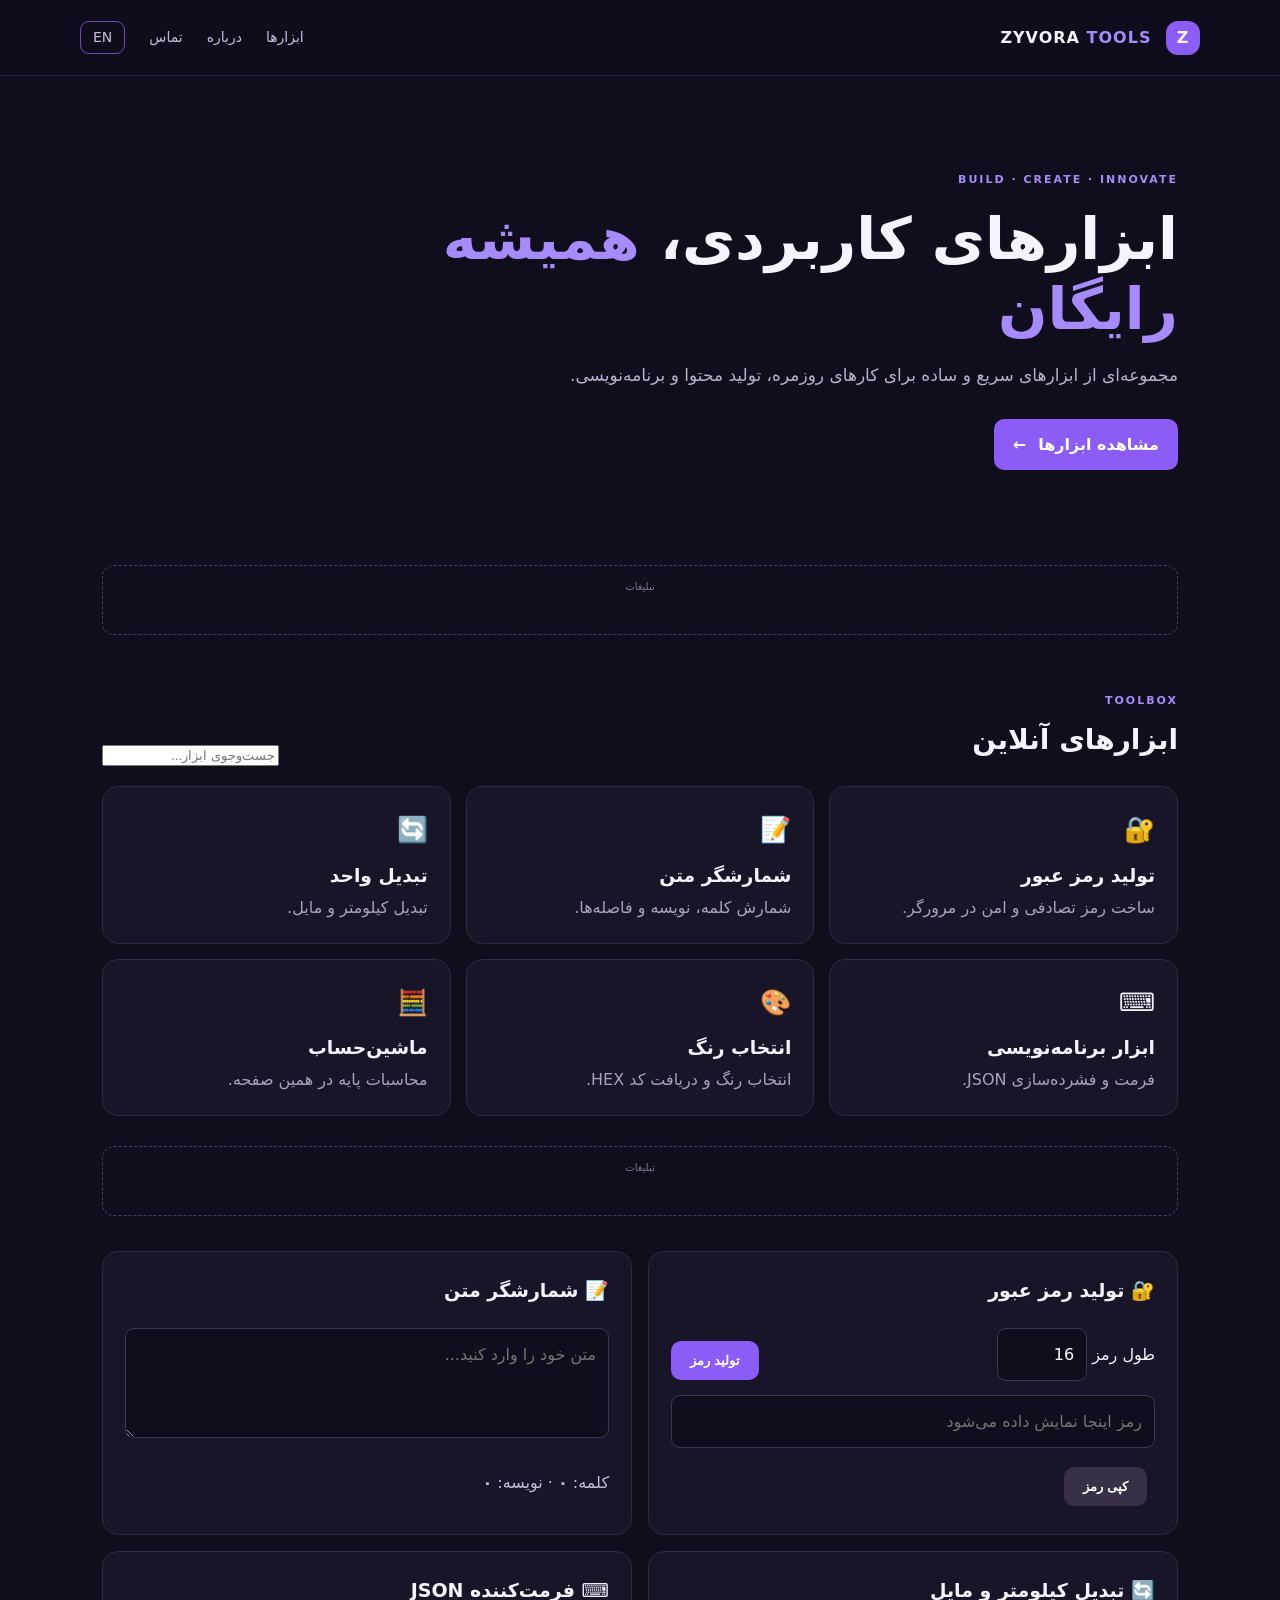
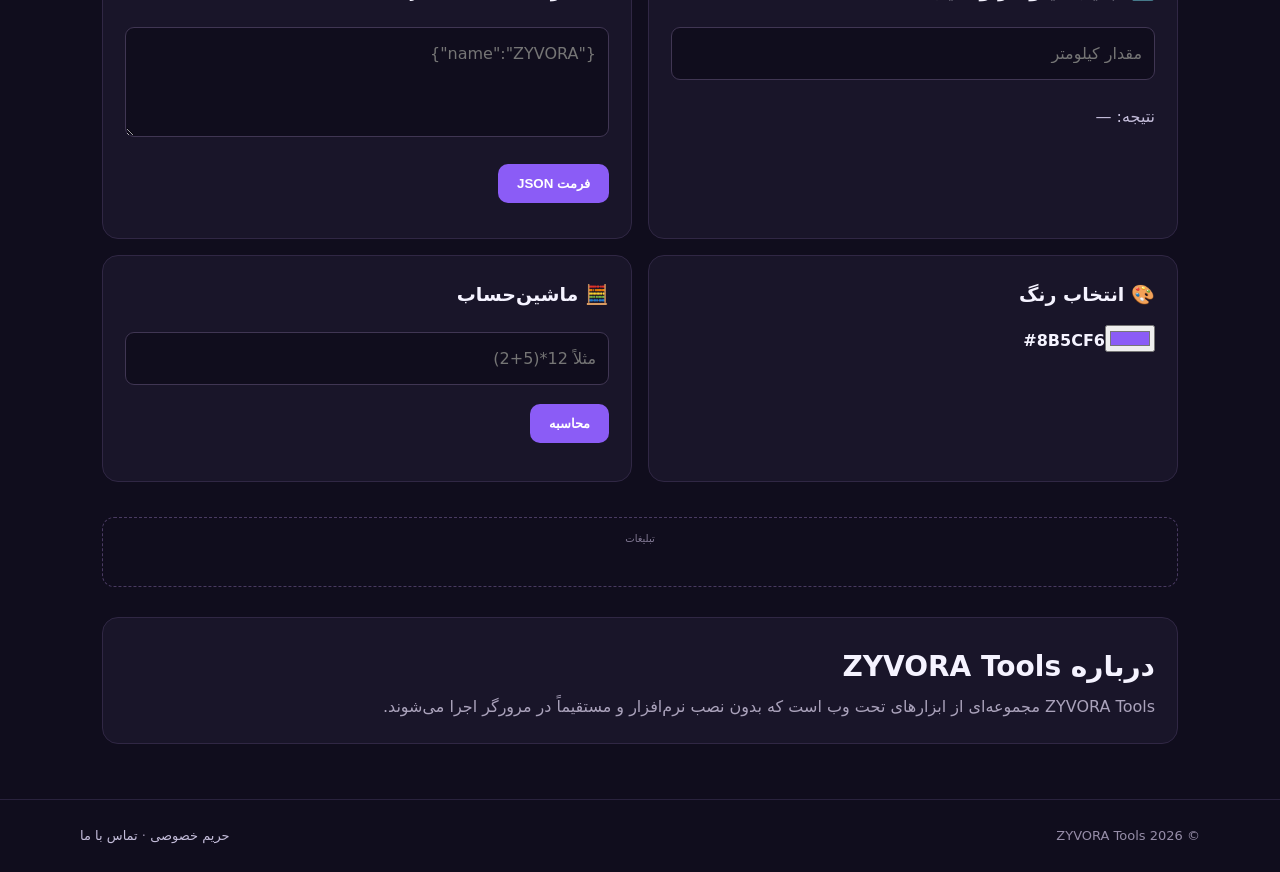
<file: index.html>
<!doctype html>
<html lang="fa" dir="rtl">
<head>
<meta charset="utf-8"><meta name="viewport" content="width=device-width,initial-scale=1">
<meta http-equiv="refresh" content="0;url=fa/">
<title>ZYVORA Tools</title><link rel="canonical" href="https://zyvora-z.ir/tools/">
</head><body><p><a href="fa/">ورود به ZYVORA Tools</a> · <a href="en/">Open ZYVORA Tools</a></p></body></html>
</file>
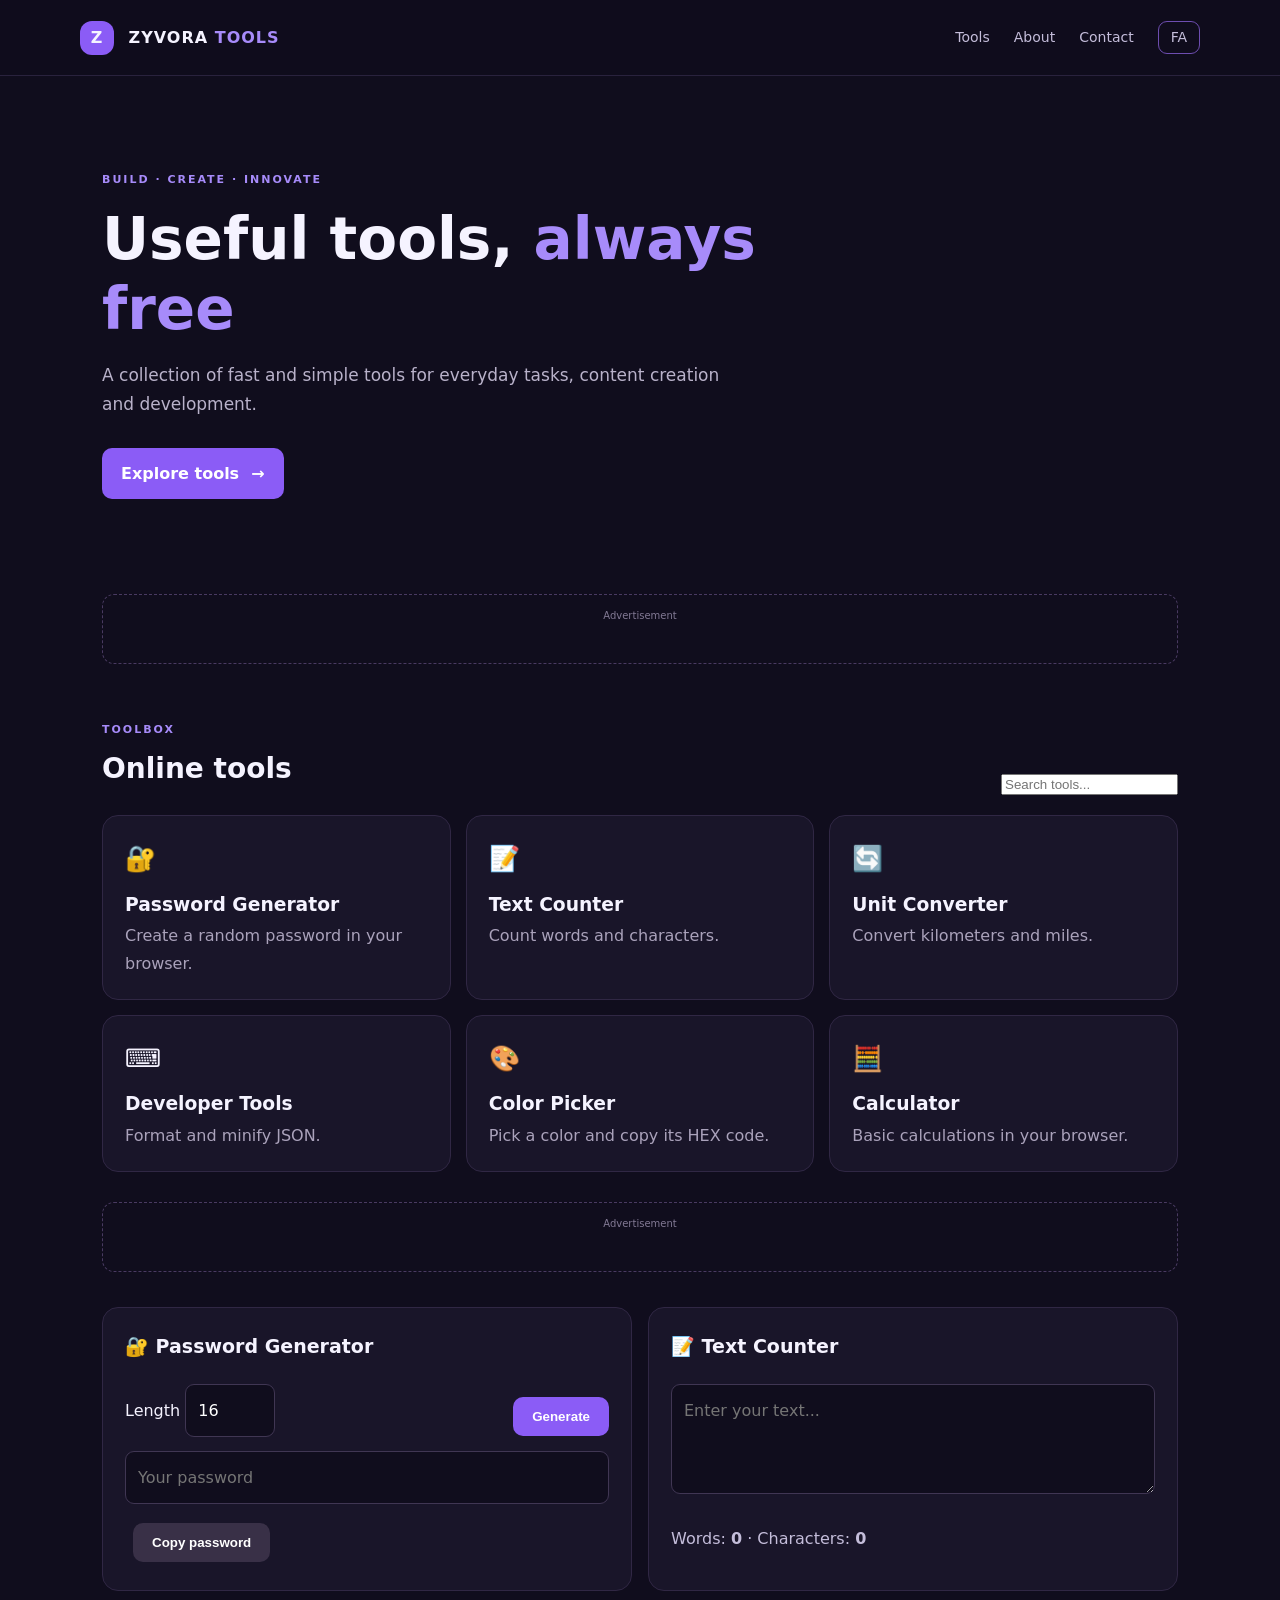
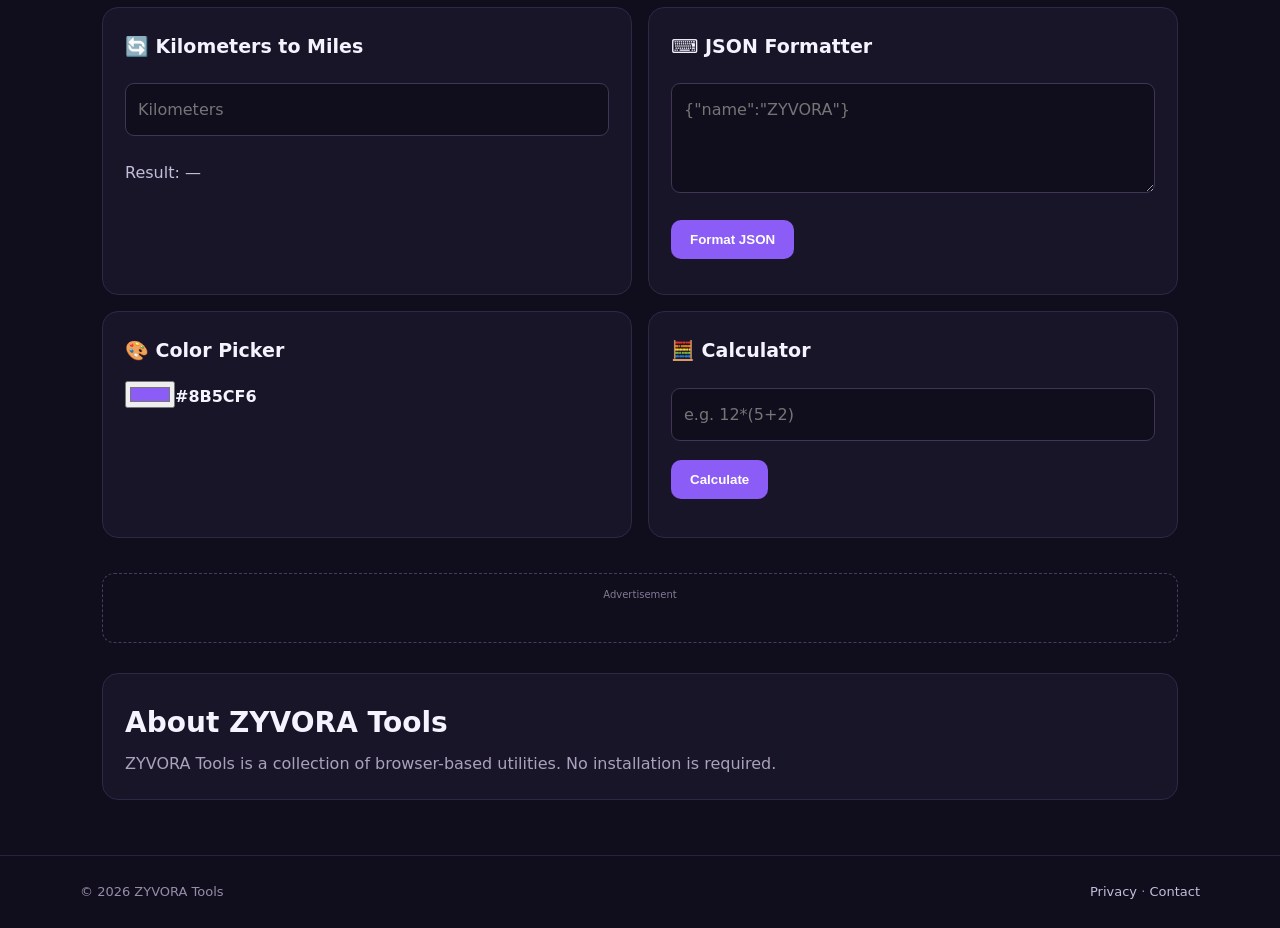
<file: en/index.html>
<!doctype html>
<html lang="en" dir="ltr">
<head>
<meta charset="utf-8"><meta name="viewport" content="width=device-width,initial-scale=1">
<title>ZYVORA Tools | Free Online Tools</title><meta name="description" content="Free online tools by ZYVORA: password generator, text counter, unit converter, JSON formatter, color picker and calculator.">
<meta name="robots" content="index,follow"><meta name="theme-color" content="#100d1d">
<link rel="canonical" href="https://zyvora-z.ir/tools/en/"><link rel="alternate" hreflang="fa" href="https://zyvora-z.ir/tools/fa/"><link rel="alternate" hreflang="en" href="https://zyvora-z.ir/tools/en/">
<link rel="stylesheet" href="../assets/style.css">
<script>!function(e,t,n){e.yektanetAnalyticsObject=n,e[n]=e[n]||function(){e[n].q.push(arguments)},e[n].q=e[n].q||[];var a=t.getElementsByTagName("head")[0],r=new Date,c="https://cdn.yektanet.ir/superscript-v2/zHD95I3p/native-49018/yn_pub.js?v="+r.getFullYear().toString()+"0"+r.getMonth()+"0"+r.getDate()+"0"+r.getHours(),s=t.createElement("link");s.rel="preload",s.as="script",s.href=c,a.appendChild(s);var l=t.createElement("script");l.async=!0,l.src=c,a.appendChild(l)}(window,document,"yektanet");</script>
</head><body><header class="top"><a class="brand" href="./"><span class="logo">Z</span> ZYVORA <b>TOOLS</b></a><nav><a href="#tools">Tools</a><a href="#about">About</a><a href="#contact">Contact</a><a class="lang" href="../fa/">FA</a></nav></header>
<main class="wrap"><section class="hero"><span class="eyebrow">BUILD · CREATE · INNOVATE</span><h1>Useful tools, <em>always free</em></h1><p>A collection of fast and simple tools for everyday tasks, content creation and development.</p><a class="cta" href="#tools">Explore tools <span>→</span></a></section>
<div class="ad"><small>Advertisement</small><div id="pos-article-text-card-124303"></div></div>
<section id="tools"><div class="section-head"><div><span class="eyebrow">TOOLBOX</span><h2>Online tools</h2></div><input id="search" placeholder="Search tools..." aria-label="Search tools"></div>
<div class="cards">
<a class="tool" href="#password"><span>🔐</span><h3>Password Generator</h3><p>Create a random password in your browser.</p></a><a class="tool" href="#counter"><span>📝</span><h3>Text Counter</h3><p>Count words and characters.</p></a><a class="tool" href="#converter"><span>🔄</span><h3>Unit Converter</h3><p>Convert kilometers and miles.</p></a><a class="tool" href="#developer"><span>⌨️</span><h3>Developer Tools</h3><p>Format and minify JSON.</p></a><a class="tool" href="#color"><span>🎨</span><h3>Color Picker</h3><p>Pick a color and copy its HEX code.</p></a><a class="tool" href="#calculator"><span>🧮</span><h3>Calculator</h3><p>Basic calculations in your browser.</p></a>
</div></section><div class="ad"><small>Advertisement</small><div id="pos-article-display-card-124304"></div></div>
<section class="workspace">
<article class="panel" id="password"><h2>🔐 Password Generator</h2><div class="line"><label>Length <input id="passlen" type="number" min="8" max="64" value="16"></label><button id="genpass">Generate</button></div><input id="passwordout" readonly placeholder="Your password"><button class="secondary" data-copy="passwordout">Copy password</button></article>
<article class="panel" id="counter"><h2>📝 Text Counter</h2><textarea id="textinput" placeholder="Enter your text..."></textarea><p class="stats">Words: <b id="words">0</b> · Characters: <b id="chars">0</b></p></article>
<article class="panel" id="converter"><h2>🔄 Kilometers to Miles</h2><input id="km" type="number" min="0" placeholder="Kilometers"><p id="miles" class="result">Result: —</p></article>
<article class="panel" id="developer"><h2>⌨️ JSON Formatter</h2><textarea id="jsoninput" placeholder='{"name":"ZYVORA"}'></textarea><button id="formatjson">Format JSON</button><pre id="jsonout"></pre></article>
<article class="panel" id="color"><h2>🎨 Color Picker</h2><input id="colorpick" type="color" value="#8b5cf6"><strong id="hex">#8B5CF6</strong></article>
<article class="panel" id="calculator"><h2>🧮 Calculator</h2><input id="calc" inputmode="decimal" placeholder="e.g. 12*(5+2)"><button id="calculate">Calculate</button><p id="calcresult" class="result"></p></article>
</section><div class="ad"><small>Advertisement</small><div id="pos-article-display-124305"></div></div>
<section id="about" class="about"><h2>About ZYVORA Tools</h2><p>ZYVORA Tools is a collection of browser-based utilities. No installation is required.</p></section></main>
<footer id="contact"><span>© 2026 ZYVORA Tools</span><span><a href="privacy.html">Privacy</a> · <a href="mailto:zyvoraoffical0@gmail.com">Contact</a></span></footer><script src="../assets/app.js"></script></body></html>
</file>
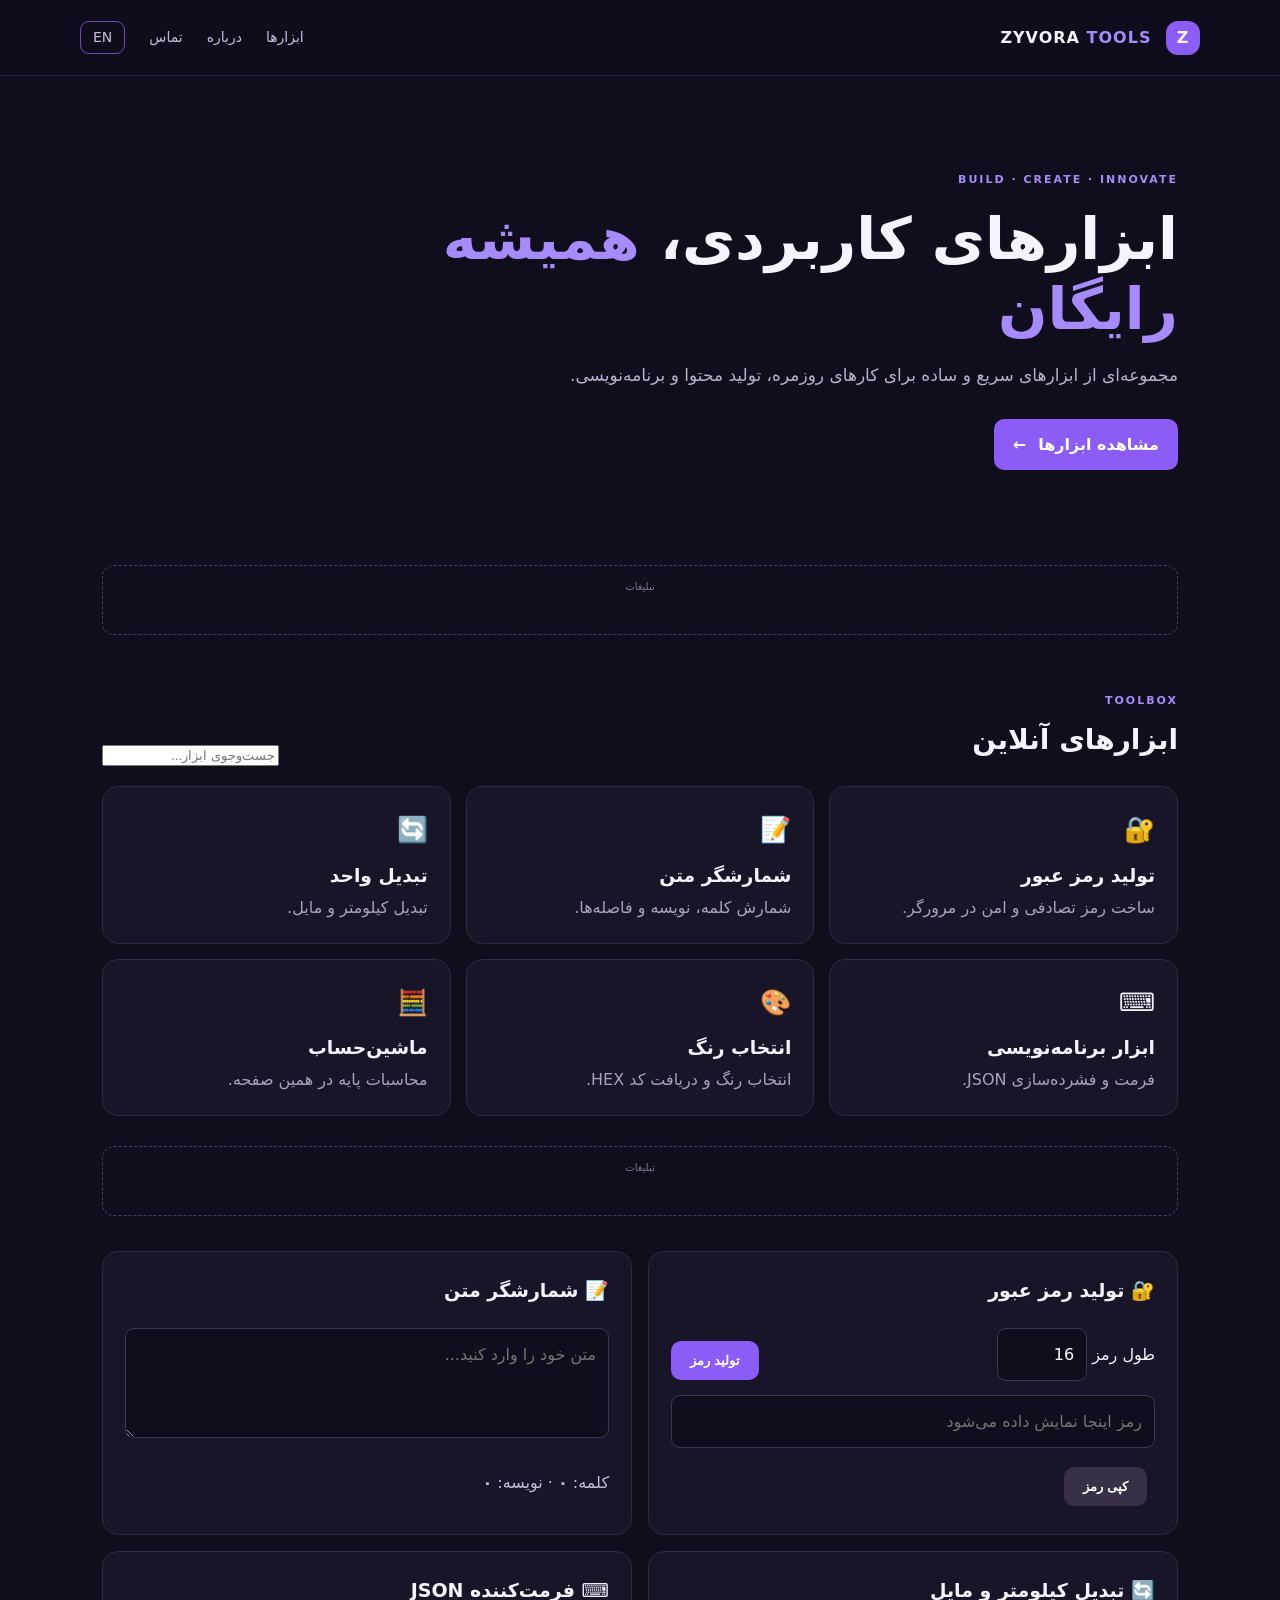
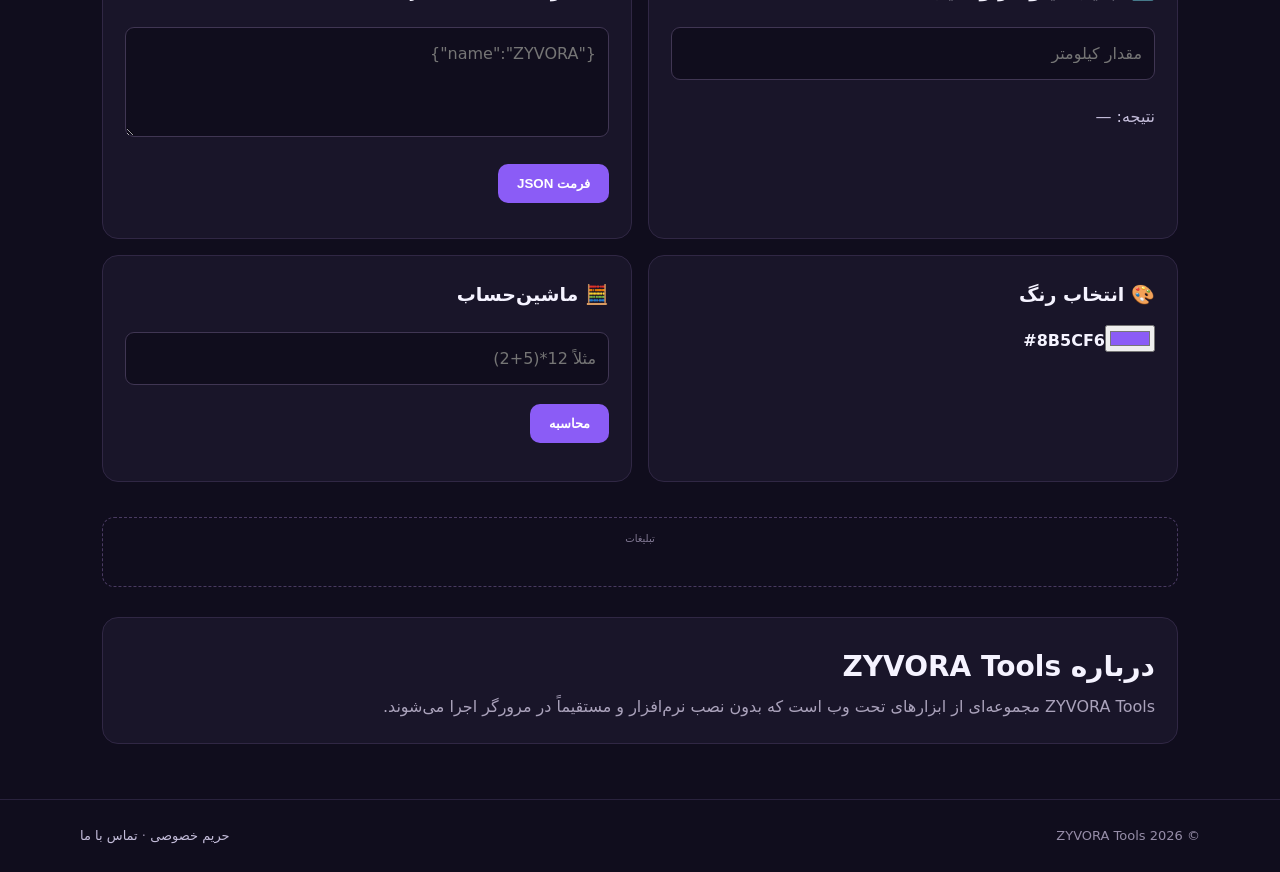
<file: fa/index.html>
<!doctype html>
<html lang="fa" dir="rtl">
<head>
<meta charset="utf-8"><meta name="viewport" content="width=device-width,initial-scale=1">
<title>ZYVORA Tools | ابزارهای رایگان آنلاین</title>
<meta name="description" content="مجموعه ابزارهای رایگان آنلاین ZYVORA؛ محاسبه‌گر، تولید رمز، ابزار متن، تبدیل واحد و ابزارهای برنامه‌نویسی.">
<meta name="robots" content="index,follow"><meta name="theme-color" content="#100d1d">
<link rel="canonical" href="https://zyvora-z.ir/tools/fa/"><link rel="alternate" hreflang="fa" href="https://zyvora-z.ir/tools/fa/"><link rel="alternate" hreflang="en" href="https://zyvora-z.ir/tools/en/">
<link rel="stylesheet" href="../assets/style.css">
<script>!function(e,t,n){e.yektanetAnalyticsObject=n,e[n]=e[n]||function(){e[n].q.push(arguments)},e[n].q=e[n].q||[];var a=t.getElementsByTagName("head")[0],r=new Date,c="https://cdn.yektanet.ir/superscript-v2/zHD95I3p/native-49018/yn_pub.js?v="+r.getFullYear().toString()+"0"+r.getMonth()+"0"+r.getDate()+"0"+r.getHours(),s=t.createElement("link");s.rel="preload",s.as="script",s.href=c,a.appendChild(s);var l=t.createElement("script");l.async=!0,l.src=c,a.appendChild(l)}(window,document,"yektanet");</script>
</head>
<body><header class="top"><a class="brand" href="./"><span class="logo">Z</span> ZYVORA <b>TOOLS</b></a><nav><a href="#tools">ابزارها</a><a href="#about">درباره</a><a href="#contact">تماس</a><a class="lang" href="../en/">EN</a></nav></header>
<main class="wrap"><section class="hero"><span class="eyebrow">BUILD · CREATE · INNOVATE</span><h1>ابزارهای کاربردی، <em>همیشه رایگان</em></h1><p>مجموعه‌ای از ابزارهای سریع و ساده برای کارهای روزمره، تولید محتوا و برنامه‌نویسی.</p><a class="cta" href="#tools">مشاهده ابزارها <span>←</span></a></section>
<div class="ad"><small>تبلیغات</small><div id="pos-article-text-card-124303"></div></div>
<section id="tools"><div class="section-head"><div><span class="eyebrow">TOOLBOX</span><h2>ابزارهای آنلاین</h2></div><input id="search" placeholder="جست‌وجوی ابزار..." aria-label="جست‌وجوی ابزار"></div>
<div class="cards">
<a class="tool" href="#password"><span>🔐</span><h3>تولید رمز عبور</h3><p>ساخت رمز تصادفی و امن در مرورگر.</p></a>
<a class="tool" href="#counter"><span>📝</span><h3>شمارشگر متن</h3><p>شمارش کلمه، نویسه و فاصله‌ها.</p></a>
<a class="tool" href="#converter"><span>🔄</span><h3>تبدیل واحد</h3><p>تبدیل کیلومتر و مایل.</p></a>
<a class="tool" href="#developer"><span>⌨️</span><h3>ابزار برنامه‌نویسی</h3><p>فرمت و فشرده‌سازی JSON.</p></a>
<a class="tool" href="#color"><span>🎨</span><h3>انتخاب رنگ</h3><p>انتخاب رنگ و دریافت کد HEX.</p></a>
<a class="tool" href="#calculator"><span>🧮</span><h3>ماشین‌حساب</h3><p>محاسبات پایه در همین صفحه.</p></a>
</div></section>
<div class="ad"><small>تبلیغات</small><div id="pos-article-display-card-124304"></div></div>
<section class="workspace">
<article class="panel" id="password"><h2>🔐 تولید رمز عبور</h2><div class="line"><label>طول رمز <input id="passlen" type="number" min="8" max="64" value="16"></label><button id="genpass">تولید رمز</button></div><input id="passwordout" readonly placeholder="رمز اینجا نمایش داده می‌شود"><button class="secondary" data-copy="passwordout">کپی رمز</button></article>
<article class="panel" id="counter"><h2>📝 شمارشگر متن</h2><textarea id="textinput" placeholder="متن خود را وارد کنید..."></textarea><p class="stats">کلمه: <b id="words">۰</b> · نویسه: <b id="chars">۰</b></p></article>
<article class="panel" id="converter"><h2>🔄 تبدیل کیلومتر و مایل</h2><input id="km" type="number" min="0" placeholder="مقدار کیلومتر"><p id="miles" class="result">نتیجه: —</p></article>
<article class="panel" id="developer"><h2>⌨️ فرمت‌کننده JSON</h2><textarea id="jsoninput" placeholder='{"name":"ZYVORA"}'></textarea><button id="formatjson">فرمت JSON</button><pre id="jsonout"></pre></article>
<article class="panel" id="color"><h2>🎨 انتخاب رنگ</h2><input id="colorpick" type="color" value="#8b5cf6"><strong id="hex">#8B5CF6</strong></article>
<article class="panel" id="calculator"><h2>🧮 ماشین‌حساب</h2><input id="calc" inputmode="decimal" placeholder="مثلاً 12*(5+2)"><button id="calculate">محاسبه</button><p id="calcresult" class="result"></p></article>
</section>
<div class="ad"><small>تبلیغات</small><div id="pos-article-display-124305"></div></div>
<section id="about" class="about"><h2>درباره ZYVORA Tools</h2><p>ZYVORA Tools مجموعه‌ای از ابزارهای تحت وب است که بدون نصب نرم‌افزار و مستقیماً در مرورگر اجرا می‌شوند.</p></section>
</main><footer id="contact"><span>© 2026 ZYVORA Tools</span><span><a href="privacy.html">حریم خصوصی</a> · <a href="mailto:zyvoraoffical0@gmail.com">تماس با ما</a></span></footer>
<script src="../assets/app.js"></script></body></html>
</file>
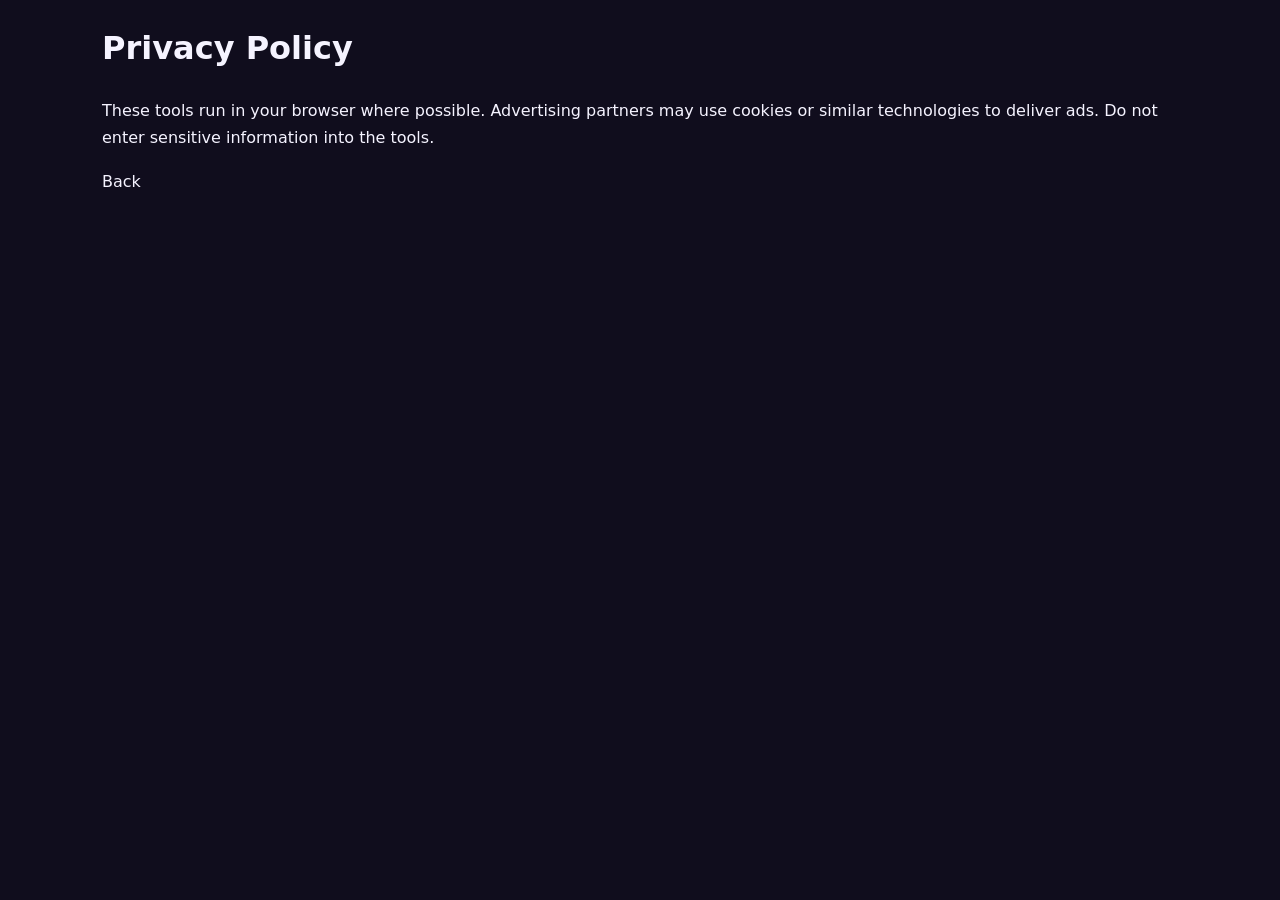
<file: en/privacy.html>
<!doctype html><html lang="en"><meta charset="utf-8"><meta name="viewport" content="width=device-width,initial-scale=1"><title>Privacy | ZYVORA Tools</title><link rel="stylesheet" href="../assets/style.css"><main class="wrap"><h1>Privacy Policy</h1><p>These tools run in your browser where possible. Advertising partners may use cookies or similar technologies to deliver ads. Do not enter sensitive information into the tools.</p><a href="./">Back</a></main></html>
</file>
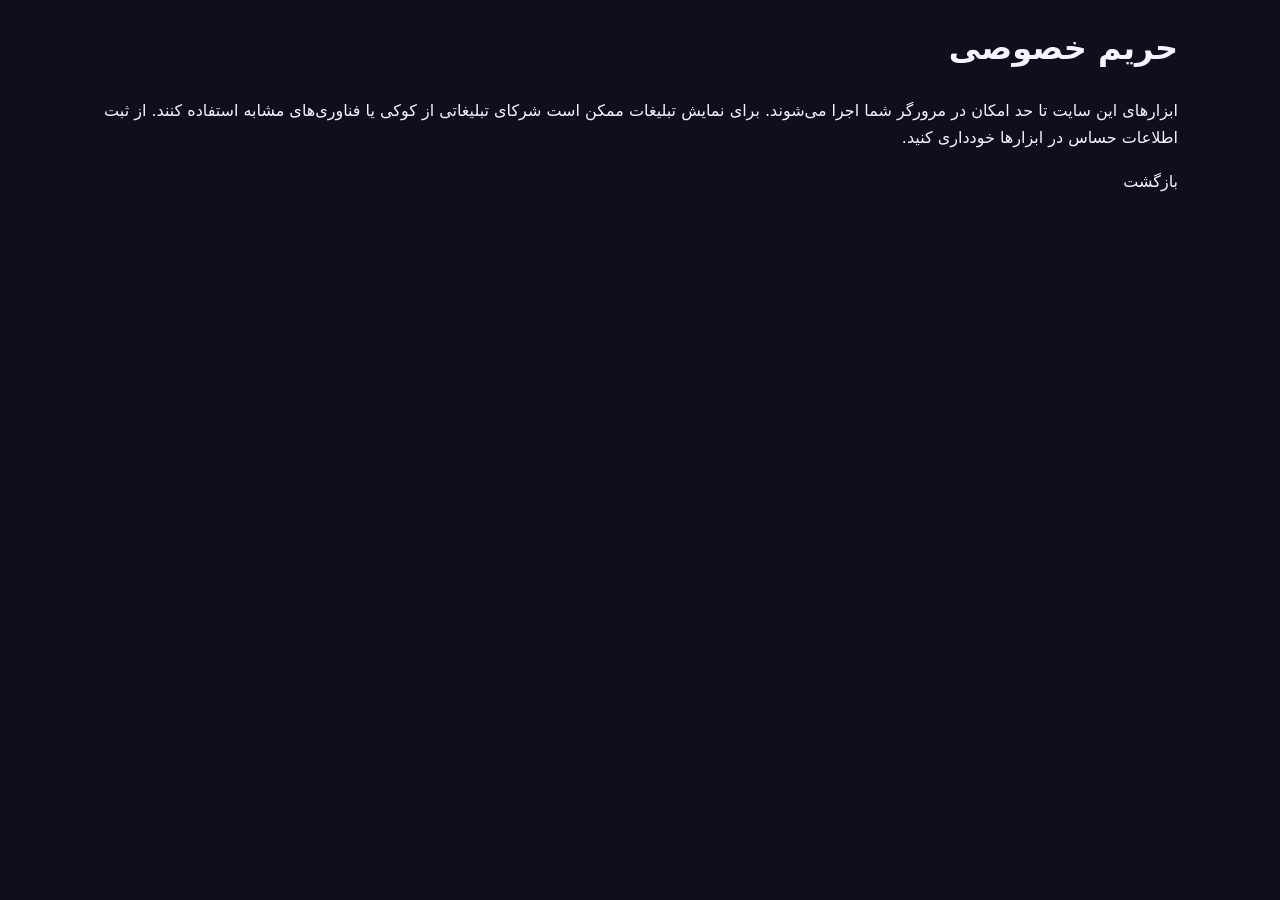
<file: fa/privacy.html>
<!doctype html><html lang="fa" dir="rtl"><meta charset="utf-8"><meta name="viewport" content="width=device-width,initial-scale=1"><title>حریم خصوصی | ZYVORA Tools</title><link rel="stylesheet" href="../assets/style.css"><main class="wrap"><h1>حریم خصوصی</h1><p>ابزارهای این سایت تا حد امکان در مرورگر شما اجرا می‌شوند. برای نمایش تبلیغات ممکن است شرکای تبلیغاتی از کوکی یا فناوری‌های مشابه استفاده کنند. از ثبت اطلاعات حساس در ابزارها خودداری کنید.</p><a href="./">بازگشت</a></main></html>
</file>
<file: assets/style.css>
*{box-sizing:border-box}html{scroll-behavior:smooth}body{margin:0;background:#100d1d;color:#f5f3ff;font-family:system-ui,-apple-system,"Segoe UI",sans-serif;line-height:1.7}.top{height:76px;display:flex;align-items:center;justify-content:space-between;padding:0 max(5%,calc((100% - 1120px)/2));border-bottom:1px solid #29223d;background:#100d1df2;position:sticky;top:0;z-index:5;backdrop-filter:blur(14px)}a{color:inherit;text-decoration:none}.brand{font-weight:900;letter-spacing:1px}.brand b{color:#a78bfa}.logo{display:inline-grid;place-items:center;background:#8b5cf6;border-radius:12px;width:34px;height:34px;margin-inline-end:8px}.top nav{display:flex;gap:24px;align-items:center;color:#c4bdda;font-size:14px}.lang{border:1px solid #6d4db0;border-radius:9px;padding:4px 12px}.wrap{max-width:1120px;margin:auto;padding:0 22px}.hero{padding:88px 0 65px;max-width:760px}.eyebrow{font-size:11px;letter-spacing:2px;color:#a78bfa;font-weight:800}.hero h1{font-size:clamp(34px,6vw,58px);line-height:1.2;margin:14px 0}.hero h1 em{font-style:normal;color:#a78bfa}.hero p{color:#b9b2ca;font-size:17px;max-width:620px}.cta,button{display:inline-flex;align-items:center;gap:12px;background:#8b5cf6;color:white;border:0;border-radius:10px;padding:12px 19px;font-weight:700;cursor:pointer;margin-top:12px}.section-head{display:flex;justify-content:space-between;align-items:end;gap:20px;margin:50px 0 20px}.section-head h2,.about h2{margin:3px 0;font-size:28px}.section-head input{max-width:260px}.cards{display:grid;grid-template-columns:repeat(3,1fr);gap:15px}.tool,.panel,.about{background:#191529;border:1px solid #302744;border-radius:16px;padding:22px}.tool{transition:.2s}.tool:hover{transform:translateY(-4px);border-color:#8b5cf6}.tool>span{font-size:25px}.tool h3{margin:8px 0 2px}.tool p,.about p{color:#aaa2bb;margin:0}.ad{margin:30px 0;padding:12px;border:1px dashed #493a61;border-radius:12px;min-height:70px;text-align:center;color:#827994}.ad small{display:block;font-size:10px;margin-bottom:5px}.workspace{display:grid;grid-template-columns:repeat(2,1fr);gap:16px;margin:35px 0}.panel h2{font-size:19px;margin:0 0 14px}.panel input:not([type=color]),textarea{width:100%;background:#100d1d;color:#fff;border:1px solid #403653;border-radius:9px;padding:12px;margin:7px 0;font:inherit}.panel textarea{min-height:110px;resize:vertical}.line{display:flex;align-items:center;gap:12px}.line label{flex:1}.line input{max-width:90px}.secondary{background:#393047;margin-inline-start:8px}.result,.stats{color:#c4bdda}pre{white-space:pre-wrap;overflow-wrap:anywhere;color:#c4bdda}.about{margin:25px 0 55px}footer{border-top:1px solid #29223d;padding:25px max(5%,calc((100% - 1120px)/2));display:flex;justify-content:space-between;color:#968da8;font-size:13px}footer a{color:#c4bdda}button:hover,.cta:hover{filter:brightness(1.12)}@media(max-width:700px){.top{padding:0 16px}.top nav{gap:12px;font-size:12px}.hero{padding:60px 0 40px}.cards{grid-template-columns:repeat(2,1fr)}.workspace{grid-template-columns:1fr}.section-head{align-items:stretch;flex-direction:column}.section-head input{max-width:none}footer{padding:20px;gap:12px;flex-direction:column}}@media(max-width:390px){.cards{grid-template-columns:1fr}.brand{font-size:13px}.top nav{gap:8px}}
</file>
